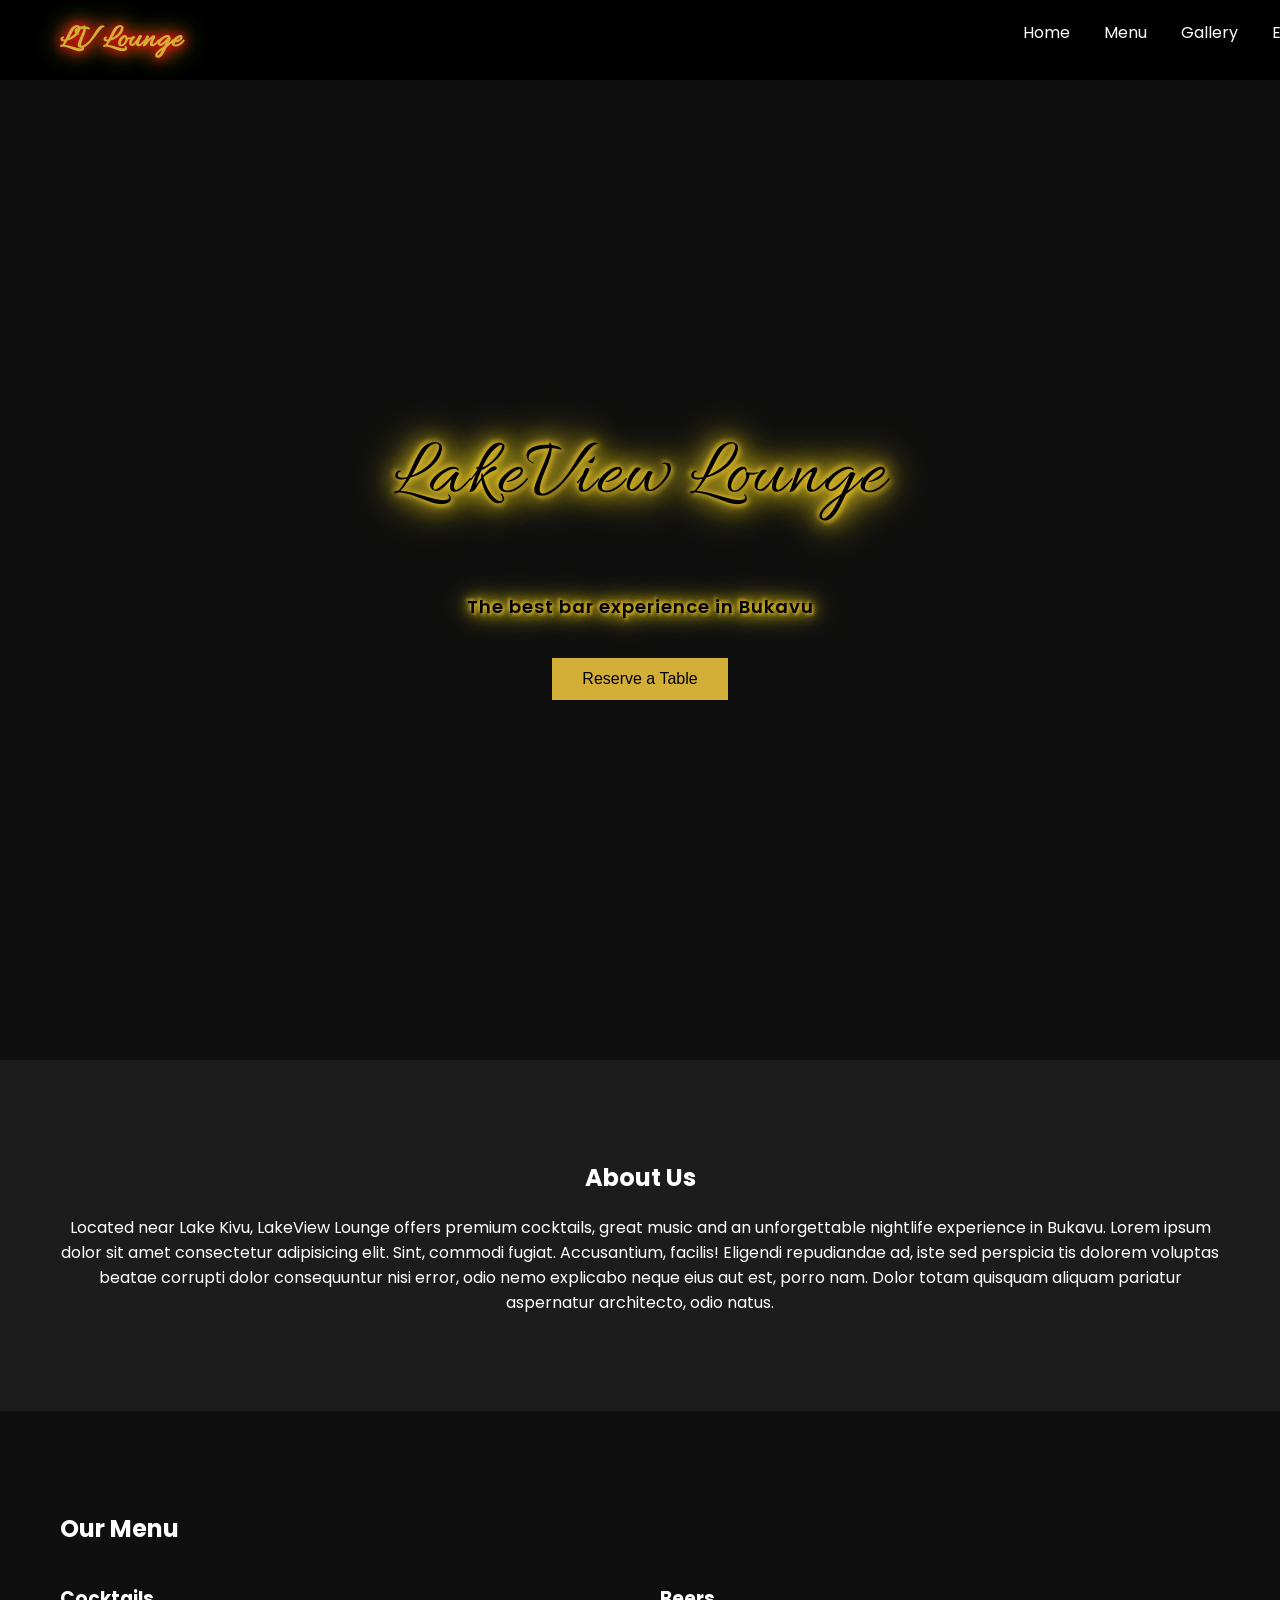
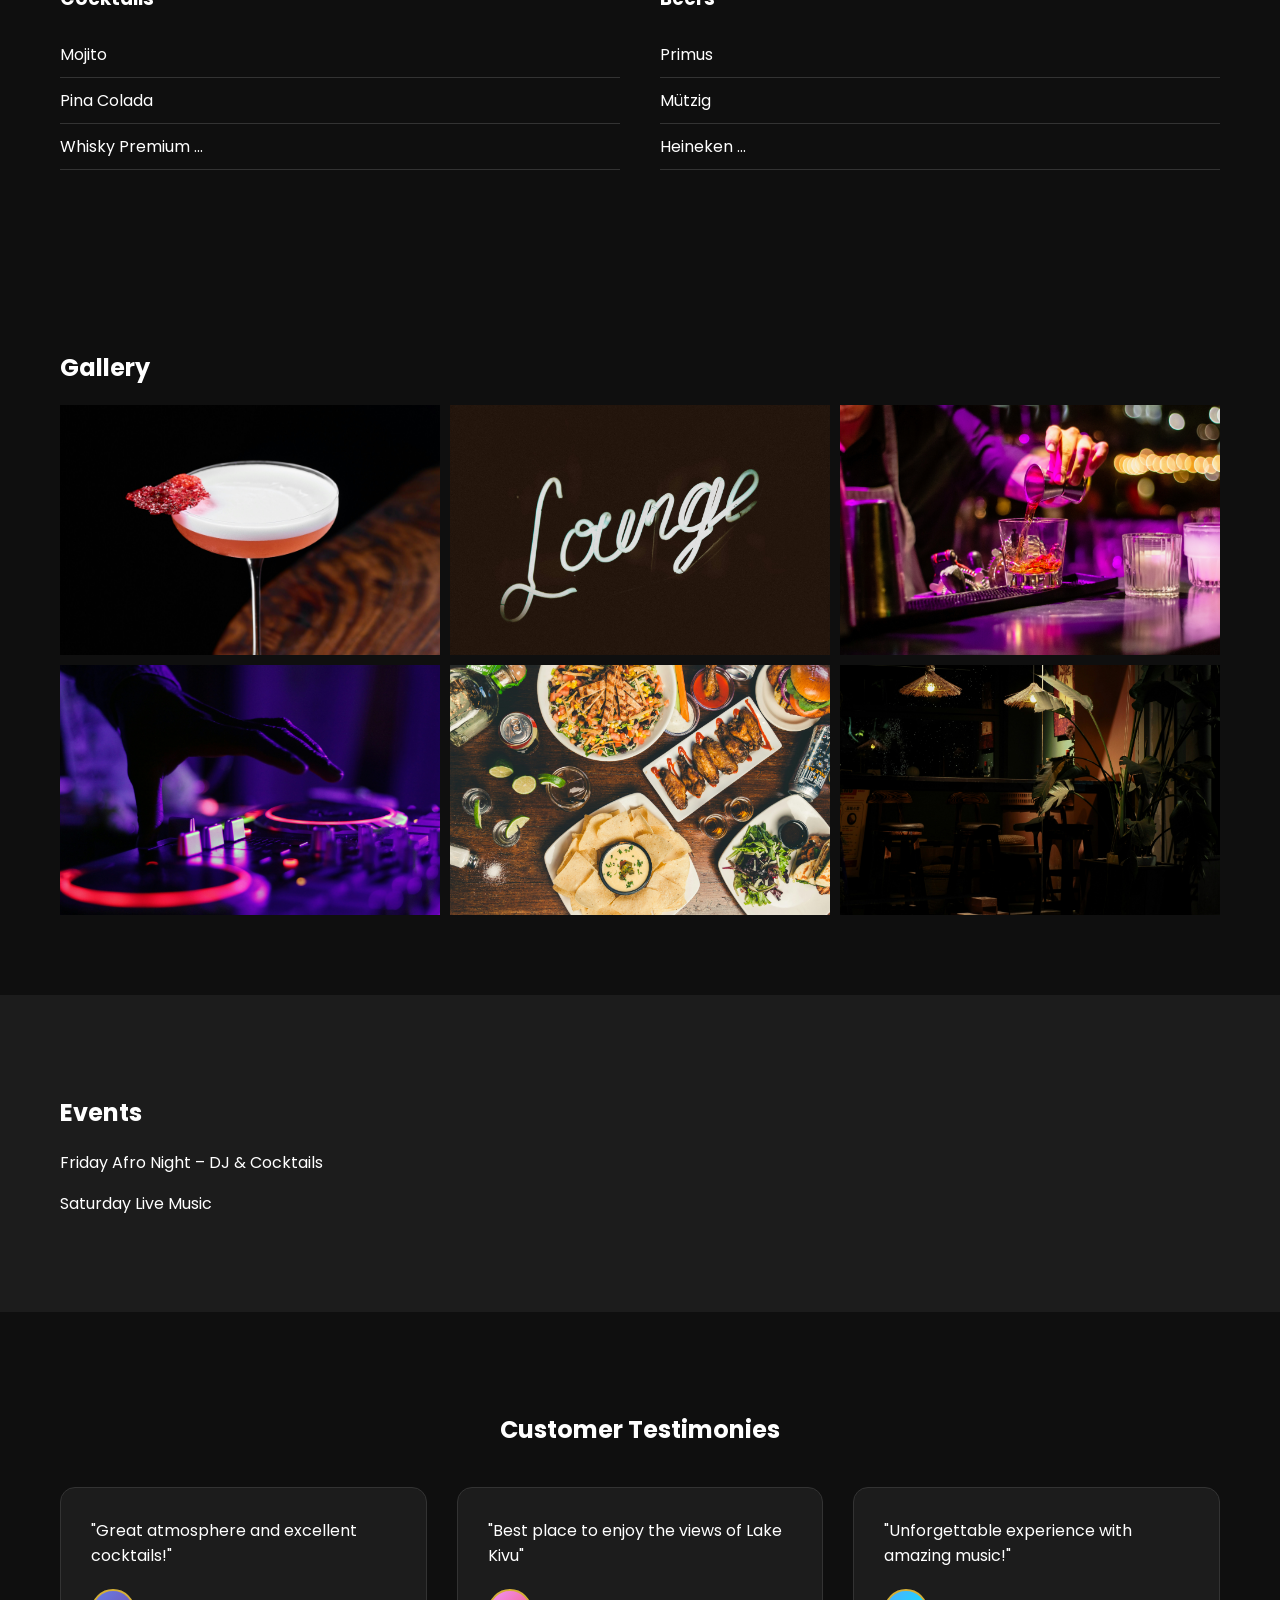
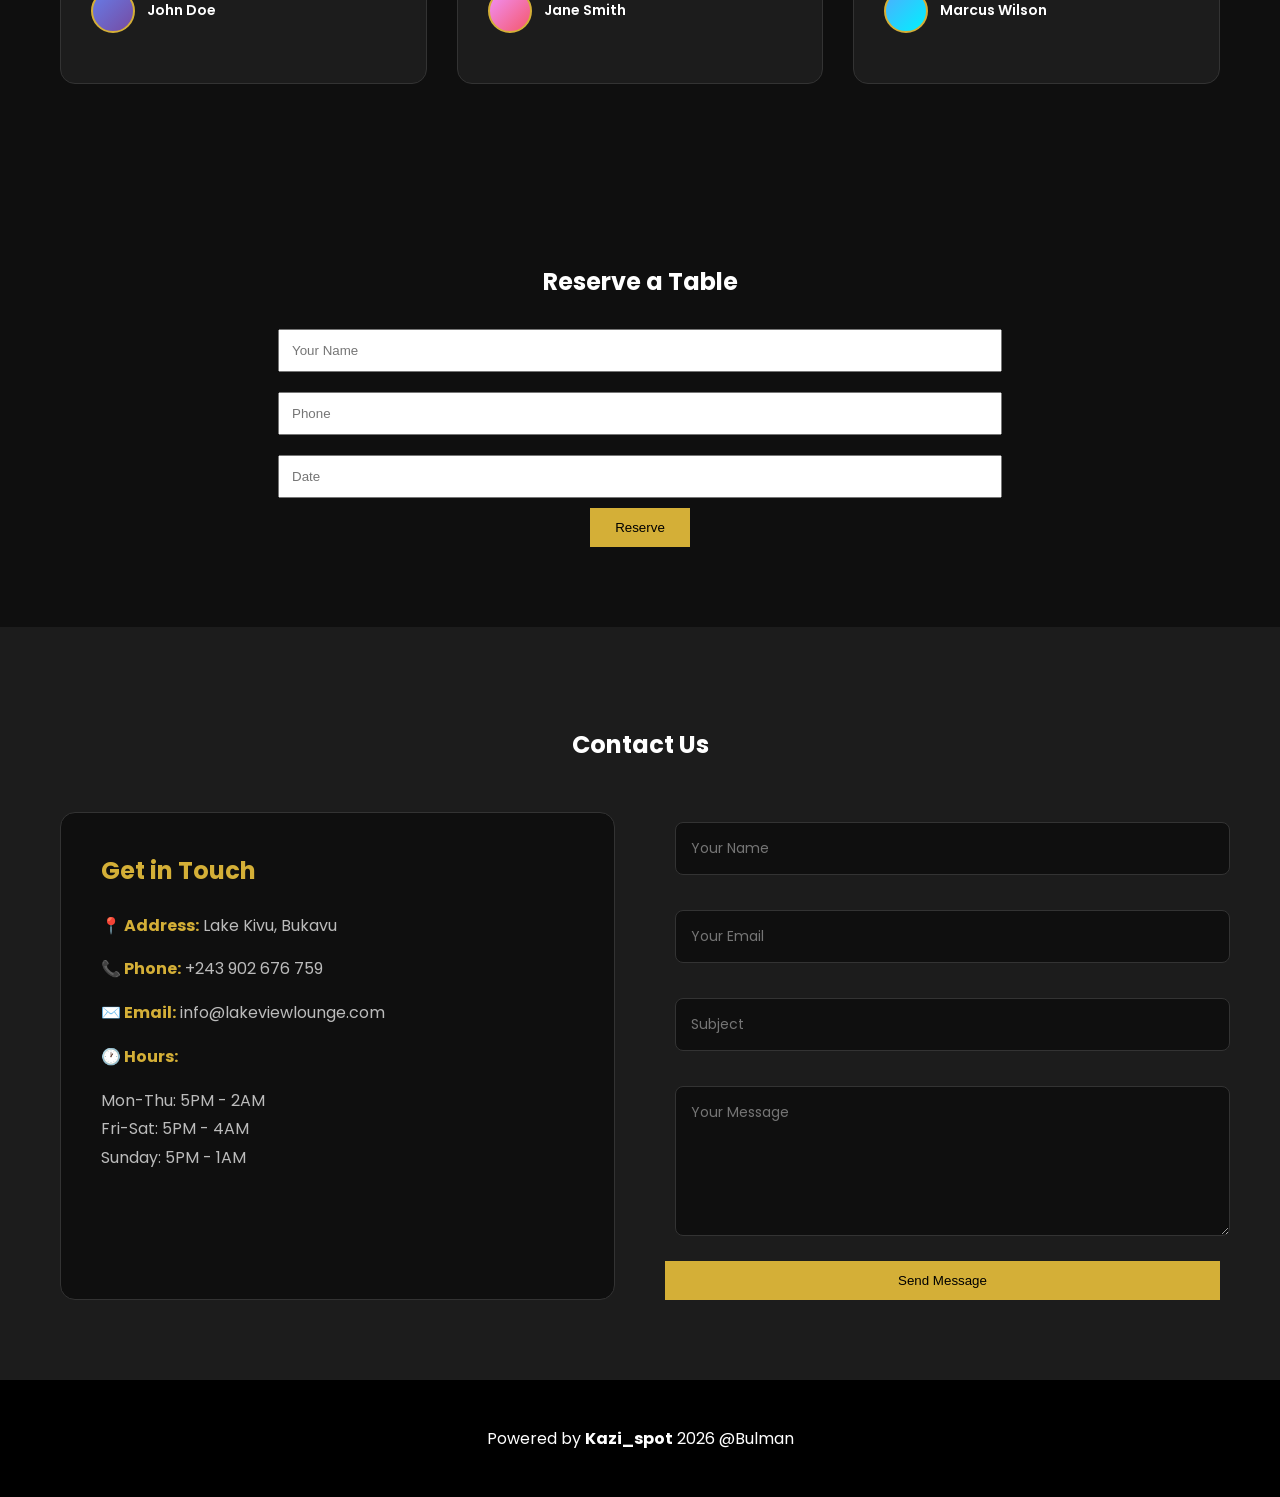
<file: index.html>
<!DOCTYPE html>
<html lang="en">
<head>
<meta charset="UTF-8">
<meta name="viewport" content="width=device-width, initial-scale=1.0">

<title>LakeView Lounge | Bukavu</title>

<link href="https://fonts.googleapis.com/css2?family=Poppins:wght@300;400;600&family=Allura&display=swap" rel="stylesheet">
<link rel="stylesheet" href="style.css">
<link href="https://unpkg.com/aos@2.3.1/dist/aos.css" rel="stylesheet">

</head>

<body>

<nav>
<div>LV Lounge</div>
<div>
<a href="index.html">Home</a>
<a href="Menu.html">Menu</a>
<a href="#">Gallery</a>
<a href="#">Events</a>
</div>
</nav>

<section class="hero", data-aos="fade-up">
<div>
<h1>LakeView Lounge</h1>
<p>The best bar experience in Bukavu</p>
<button>Reserve a Table</button>
</div>
</section>

<section class="about">
<h2>About Us</h2>
<p>
Located near Lake Kivu, LakeView Lounge offers premium cocktails,
great music and an unforgettable nightlife experience in Bukavu.
Lorem ipsum dolor sit amet consectetur adipisicing elit. Sint, commodi
 fugiat. Accusantium, facilis! Eligendi repudiandae ad, iste sed perspicia
 tis dolorem voluptas beatae corrupti dolor consequuntur nisi error, odio 
 nemo explicabo neque eius aut est, porro nam. Dolor totam quisquam aliquam 
 pariatur aspernatur architecto, odio natus.
</p>
</section>

<section>
<h2>Our Menu</h2>

<div class="menu">

<div>
<h3>Cocktails</h3>
<div class="menu-item">Mojito </div>
<div class="menu-item">Pina Colada </div>
<div class="menu-item">Whisky Premium ... </div>
</div>

<div>
<h3>Beers</h3>
<div class="menu-item">Primus</div>
<div class="menu-item">Mützig</div>
<div class="menu-item">Heineken ...</div>
</div>

</div>

</section>

<section>
<h2>Gallery</h2>

<div class="gallery">

<img src="asset/alexanderafan-Czg6f1d3xVM-unsplash.jpg">
<img src="asset/jon-tyson-29IfgY5_s-w-unsplash.jpg">
<img src="asset/louis-hansel-yLUvnCFI500-unsplash.jpg">
<img src="asset/marcela-laskoski-YrtFlrLo2DQ-unsplash.jpg">
<img src="asset/tim-toomey-STqHLqMne3k-unsplash.jpg">
<img src="asset/wenzy-wong-36sj5kmO9HU-unsplash.jpg">

</div>

</section>

<section class="events">

<h2>Events</h2>

<p>Friday Afro Night – DJ & Cocktails</p>
<p>Saturday Live Music</p>

</section>

<section class="testimonies">

<h2>Customer Testimonies</h2>

<div class="testimonies-container">

<div class="testimony">
<div class="testimony-content">
<p>"Great atmosphere and excellent cocktails!"</p>
<div class="testimony-author">
<div class="profile-pic" style="background: linear-gradient(135deg, #667eea 0%, #764ba2 100%);"></div>
<p>John Doe</p>
</div>
</div>
</div>

<div class="testimony">
<div class="testimony-content">
<p>"Best place to enjoy the views of Lake Kivu"</p>
<div class="testimony-author">
<div class="profile-pic" style="background: linear-gradient(135deg, #f093fb 0%, #f5576c 100%);"></div>
<p>Jane Smith</p>
</div>
</div>
</div>

<div class="testimony">
<div class="testimony-content">
<p>"Unforgettable experience with amazing music!"</p>
<div class="testimony-author">
<div class="profile-pic" style="background: linear-gradient(135deg, #4facfe 0%, #00f2fe 100%);"></div>
<p>Marcus Wilson</p>
</div>
</div>
</div>

</div>

</section>

<section class="reservation">

<h2>Reserve a Table</h2>

<input type="text" placeholder="Your Name"><br>
<input type="text" placeholder="Phone"><br>
<input type="text" placeholder="Date"><br>

<button class="submit">Reserve</button>

</section>

<section class="contact">

<h2>Contact Us</h2>

<div class="contact-container">

<div class="contact-info">
<h3>Get in Touch</h3>
<p><strong>📍 Address:</strong> Lake Kivu, Bukavu</p>
<p><strong>📞 Phone:</strong> +243 902 676 759</p>
<p><strong>✉️ Email:</strong> info@lakeviewlounge.com</p>
<p><strong>🕐 Hours:</strong></p>
<p>Mon-Thu: 5PM - 2AM<br>
Fri-Sat: 5PM - 4AM<br>
Sunday: 5PM - 1AM</p>
</div>

<div class="contact-form-wrapper">
<form class="contact-form">
<input type="text" placeholder="Your Name" required>
<input type="email" placeholder="Your Email" required>
<input type="text" placeholder="Subject" required>
<textarea placeholder="Your Message" rows="5" required></textarea>
<button type="submit" class="submit">Send Message</button>
</form>
</div>

</div>

</section>

<footer>

<p>Powered by <b>Kazi_spot</b> 2026 @Bulman</p>

</footer>
<script src="https://unpkg.com/aos@2.3.1/dist/aos.js"></script>

<script>
AOS.init();
</script>
</body>
</html>
</file>
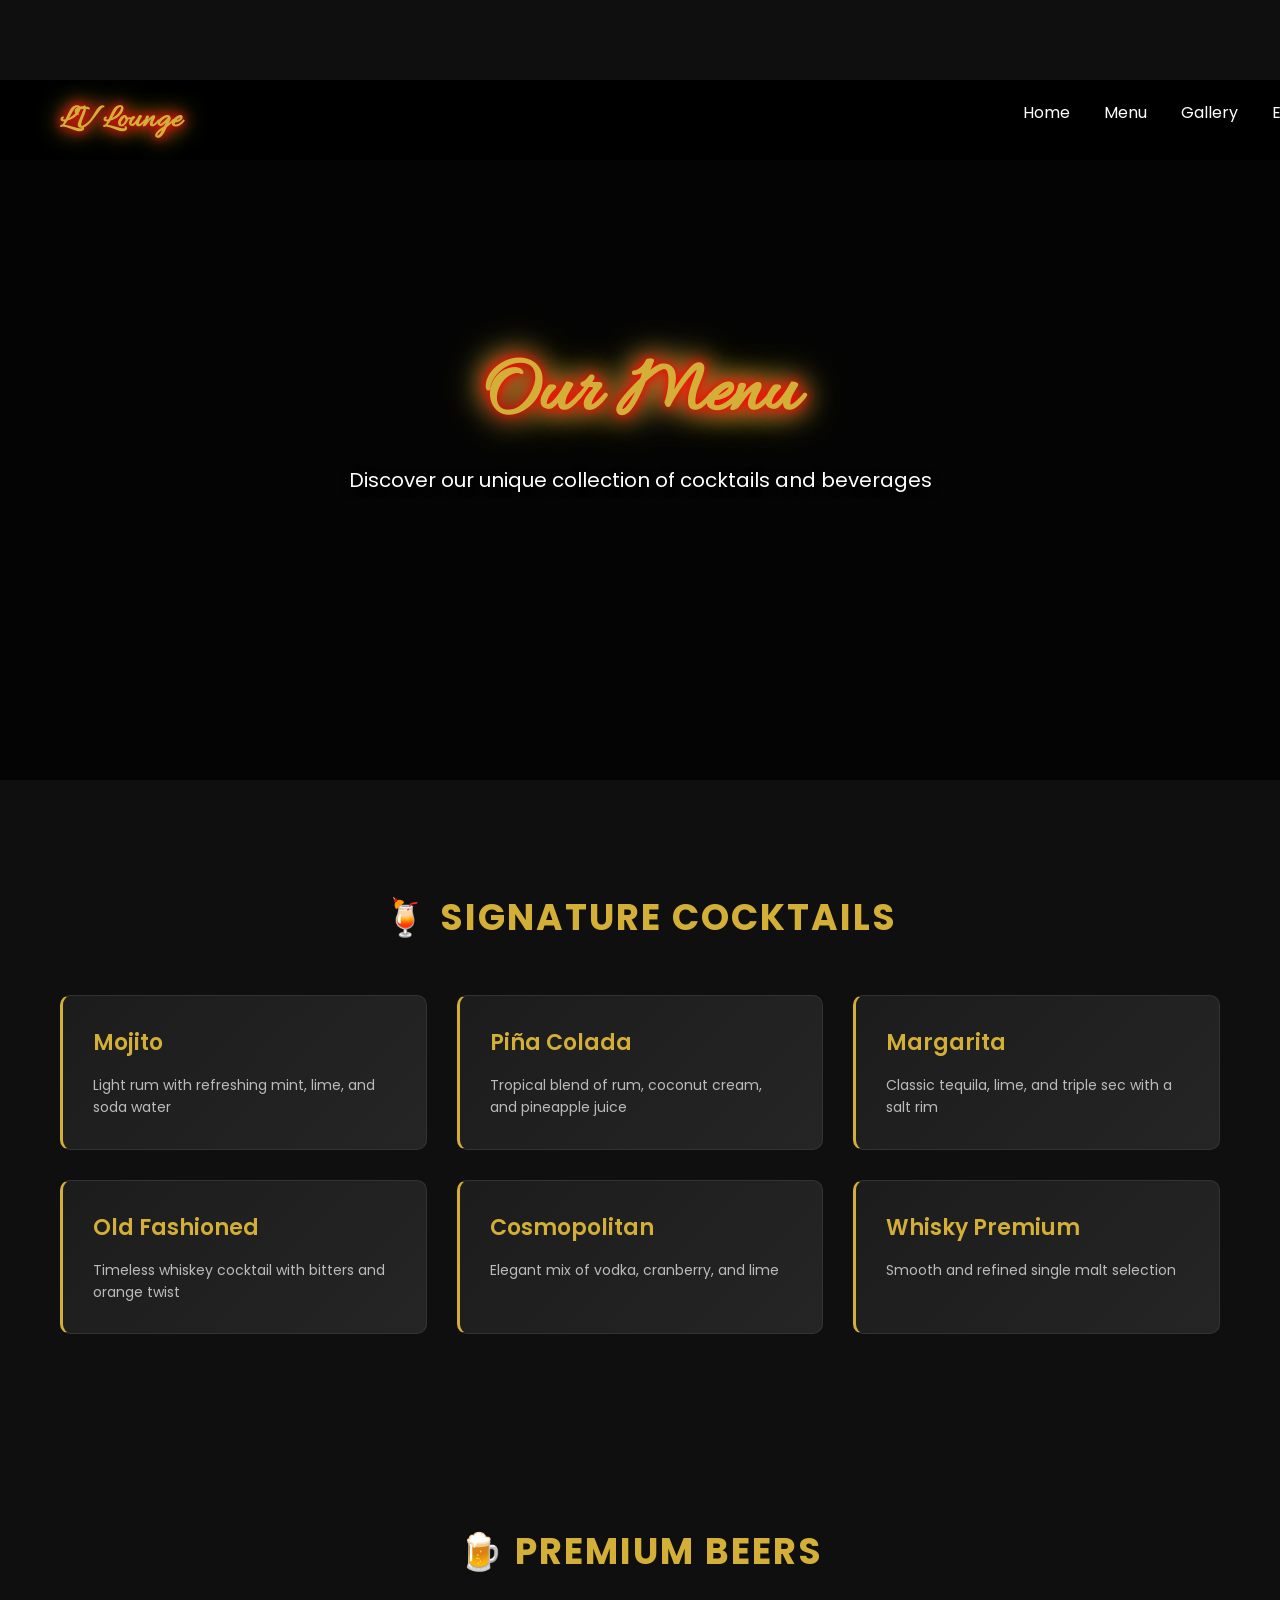
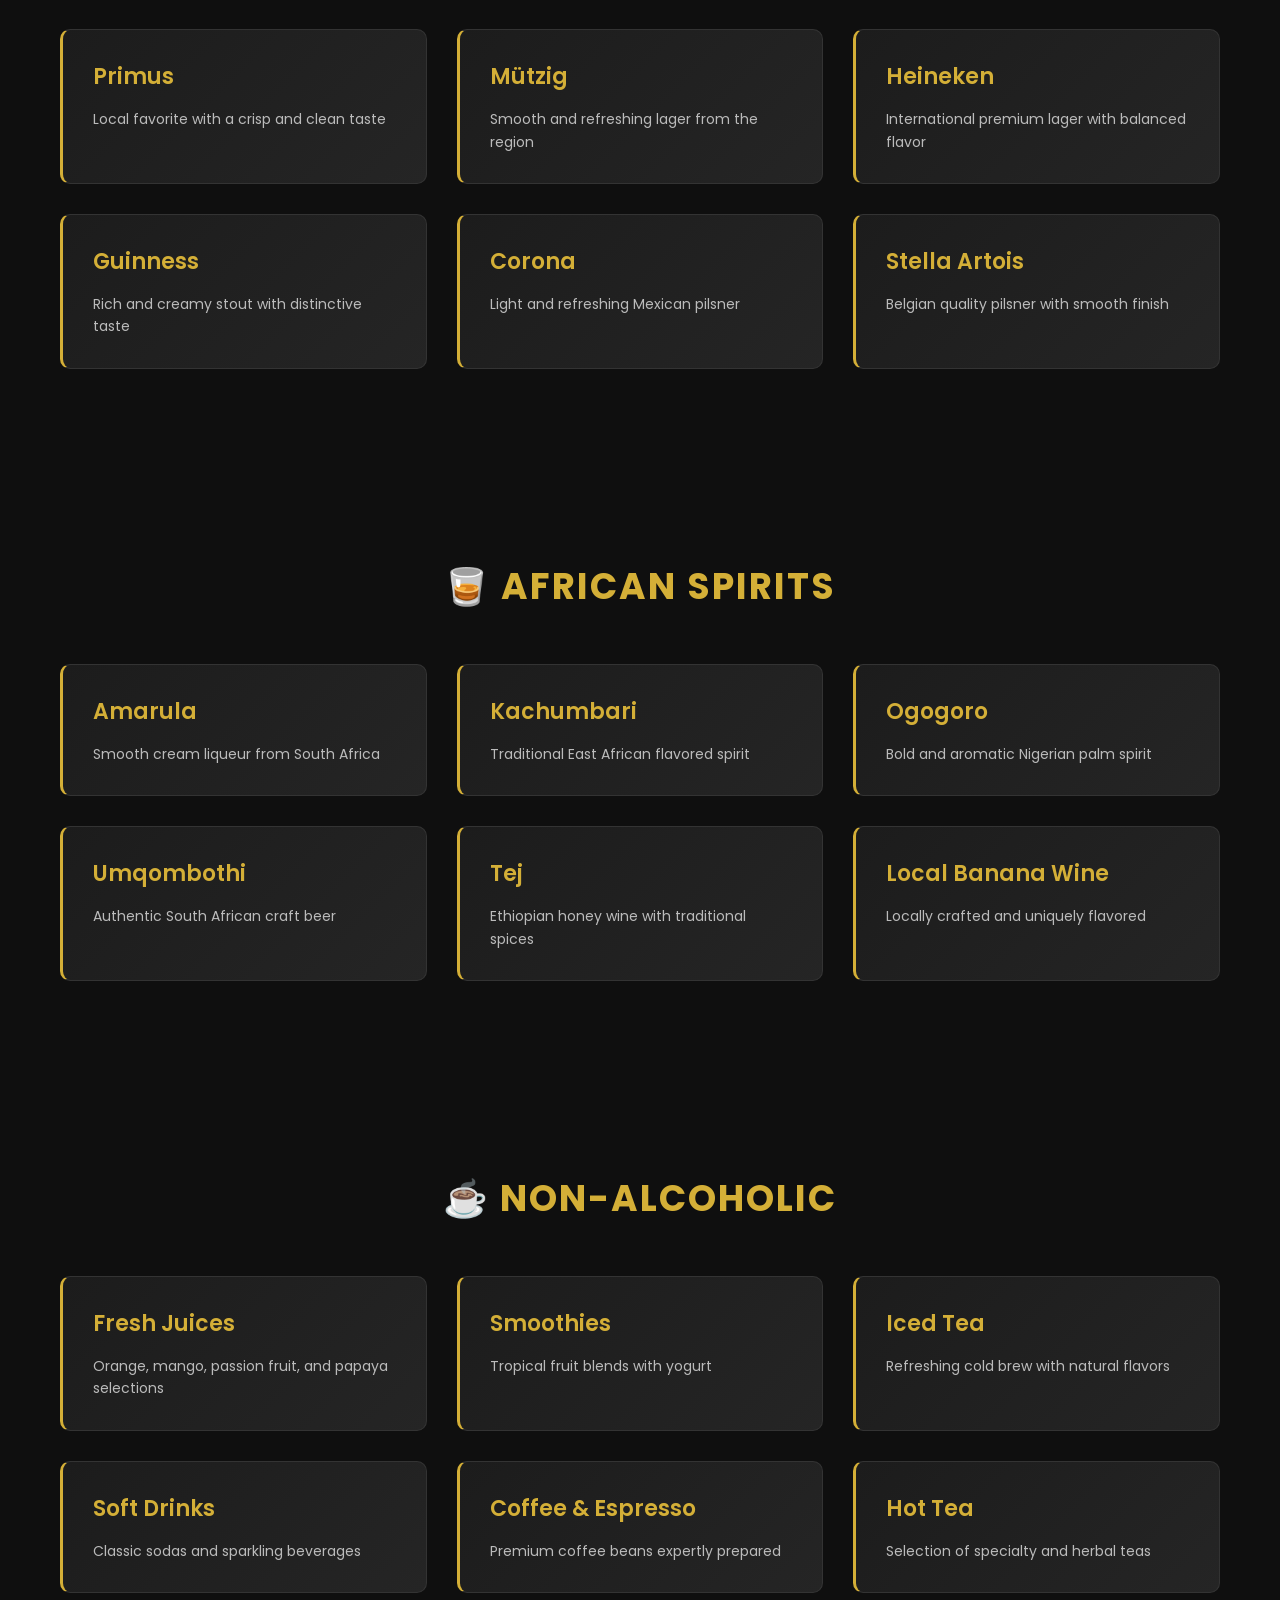
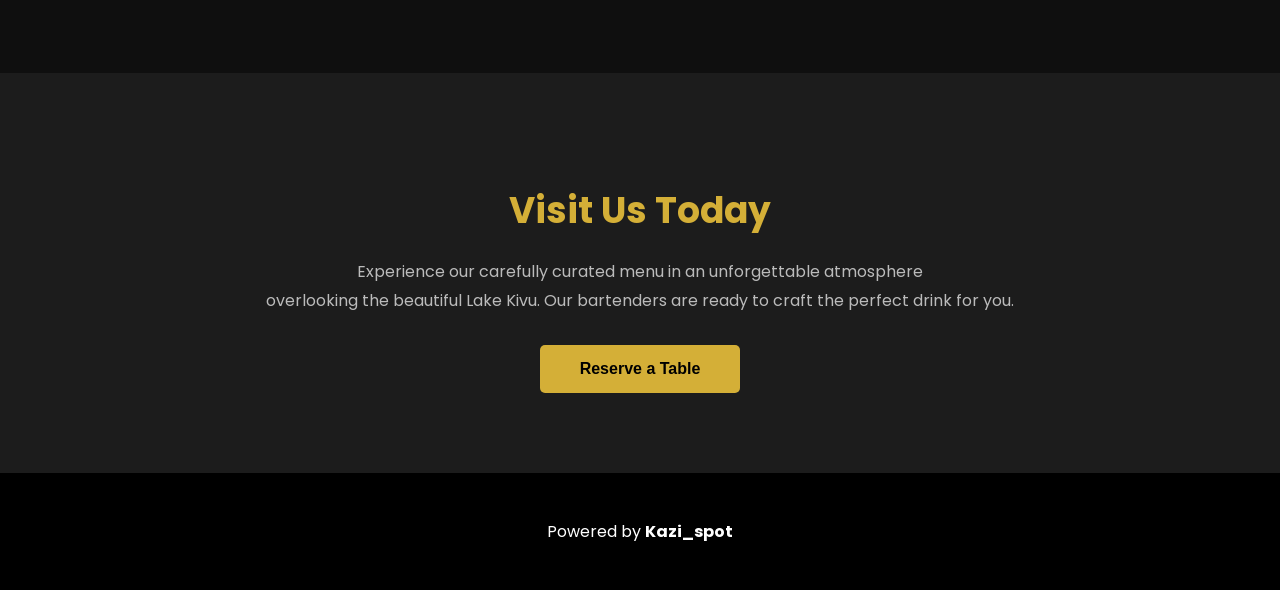
<file: Menu.html>
<!DOCTYPE html>
<html lang="en">
<head>
<meta charset="UTF-8">
<meta name="viewport" content="width=device-width, initial-scale=1.0">

<title>LakeView Lounge | Menu</title>

<link href="https://fonts.googleapis.com/css2?family=Poppins:wght@300;400;600&family=Allura&display=swap" rel="stylesheet">
<link rel="stylesheet" href="style.css">
<link href="https://unpkg.com/aos@2.3.1/dist/aos.css" rel="stylesheet">

</head>

<body>

<nav>
<div>LV Lounge</div>
<div>
<a href="index.html">Home</a>
<a href="Menu.html">Menu</a>
<a href="#">Gallery</a>
<a href="#">Events</a>
</div>
</nav>

<section class="menu-hero">
<div>
<h1>Our Menu</h1>
<p>Discover our unique collection of cocktails and beverages</p>
</div>
</section>

<section class="menu-section">
<h2>🍹 Signature Cocktails</h2>

<div class="menu-grid">

<div class="menu-card">
<h3>Mojito</h3>
<p>Light rum with refreshing mint, lime, and soda water</p>
</div>

<div class="menu-card">
<h3>Piña Colada</h3>
<p>Tropical blend of rum, coconut cream, and pineapple juice</p>
</div>

<div class="menu-card">
<h3>Margarita</h3>
<p>Classic tequila, lime, and triple sec with a salt rim</p>
</div>

<div class="menu-card">
<h3>Old Fashioned</h3>
<p>Timeless whiskey cocktail with bitters and orange twist</p>
</div>

<div class="menu-card">
<h3>Cosmopolitan</h3>
<p>Elegant mix of vodka, cranberry, and lime</p>
</div>

<div class="menu-card">
<h3>Whisky Premium</h3>
<p>Smooth and refined single malt selection</p>
</div>

</div>

</section>

<section class="menu-section">
<h2>🍺 Premium Beers</h2>

<div class="menu-grid">

<div class="menu-card">
<h3>Primus</h3>
<p>Local favorite with a crisp and clean taste</p>
</div>

<div class="menu-card">
<h3>Mützig</h3>
<p>Smooth and refreshing lager from the region</p>
</div>

<div class="menu-card">
<h3>Heineken</h3>
<p>International premium lager with balanced flavor</p>
</div>

<div class="menu-card">
<h3>Guinness</h3>
<p>Rich and creamy stout with distinctive taste</p>
</div>

<div class="menu-card">
<h3>Corona</h3>
<p>Light and refreshing Mexican pilsner</p>
</div>

<div class="menu-card">
<h3>Stella Artois</h3>
<p>Belgian quality pilsner with smooth finish</p>
</div>

</div>

</section>

<section class="menu-section">
<h2>🥃 African Spirits</h2>

<div class="menu-grid">

<div class="menu-card">
<h3>Amarula</h3>
<p>Smooth cream liqueur from South Africa</p>
</div>

<div class="menu-card">
<h3>Kachumbari</h3>
<p>Traditional East African flavored spirit</p>
</div>

<div class="menu-card">
<h3>Ogogoro</h3>
<p>Bold and aromatic Nigerian palm spirit</p>
</div>

<div class="menu-card">
<h3>Umqombothi</h3>
<p>Authentic South African craft beer</p>
</div>

<div class="menu-card">
<h3>Tej</h3>
<p>Ethiopian honey wine with traditional spices</p>
</div>

<div class="menu-card">
<h3>Local Banana Wine</h3>
<p>Locally crafted and uniquely flavored</p>
</div>

</div>

</section>

<section class="menu-section">
<h2>☕ Non-Alcoholic</h2>

<div class="menu-grid">

<div class="menu-card">
<h3>Fresh Juices</h3>
<p>Orange, mango, passion fruit, and papaya selections</p>
</div>

<div class="menu-card">
<h3>Smoothies</h3>
<p>Tropical fruit blends with yogurt</p>
</div>

<div class="menu-card">
<h3>Iced Tea</h3>
<p>Refreshing cold brew with natural flavors</p>
</div>

<div class="menu-card">
<h3>Soft Drinks</h3>
<p>Classic sodas and sparkling beverages</p>
</div>

<div class="menu-card">
<h3>Coffee & Espresso</h3>
<p>Premium coffee beans expertly prepared</p>
</div>

<div class="menu-card">
<h3>Hot Tea</h3>
<p>Selection of specialty and herbal teas</p>
</div>

</div>

</section>

<section class="menu-info">
<h2>Visit Us Today</h2>
<p>Experience our carefully curated menu in an unforgettable atmosphere<br>
overlooking the beautiful Lake Kivu. Our bartenders are ready to craft the perfect drink for you.</p>
<button class="reserve-btn">Reserve a Table</button>
</section>

<footer>

<p>Powered by <b>Kazi_spot</b></p>

</footer>

<script src="https://unpkg.com/aos@2.3.1/dist/aos.js"></script>

<script>
AOS.init();
</script>

</body>
</html>
</file>
<file: style.css>
body{
margin:0;
font-family:Poppins;
background:#0f0f0f;
color:white;
}

nav{
display:flex;
justify-content:space-between;
padding:20px 60px;
background:#000;
position:fixed;
width:100%;
}

nav > div:first-child{
font-family:Allura,cursive;
font-size:32px;
font-weight:700;
color:#d4af37;
text-shadow:
  0 0 8px red,
  0 0 15px #ec0e0e,
  0 0 25px #ffed4e;
letter-spacing:1px;
}

nav a{
color:white;
text-decoration:none;
margin:0 15px;
}

.hero{
height:100vh;
background:url('https://images.unsplash.com/photo-1514933651103-005eec06c04b') center/cover;
display:flex;
align-items:center;
justify-content:center;
text-align:center;
}

.hero h1{
font-family:Allura,cursive;
font-size:80px;
color:#000;
font-weight:400;
text-shadow:
  0 0 10px #d4af37,
  0 0 20px #ffd700,
  0 0 30px #ffed4e,
  0 0 40px #d4af37,
  0 0 50px #ffd700,
  2px 2px 4px rgba(212, 175, 55, 0.8),
  -2px -2px 4px rgba(212, 175, 55, 0.8);
letter-spacing:2px;
}

.hero p{
color:#000;
font-size:18px;
font-weight:600;
text-shadow:
  0 0 8px #d4af37,
  0 0 15px #ffd700,
  0 0 25px #ffed4e,
  0 0 35px #d4af37,
  2px 2px 3px rgba(212, 175, 55, 0.7),
  -2px -2px 3px rgba(212, 175, 55, 0.7);
letter-spacing:1px;
}

.hero button{
padding:12px 30px;
background:#d4af37;
border:none;
margin-top:20px;
font-size:16px;
cursor:pointer;
}

section{
padding:80px 60px;
}

.about{
background:#1c1c1c;
text-align:center;
}

.menu{
display:grid;
grid-template-columns:1fr 1fr;
gap:40px;
}

.menu-item{
border-bottom:1px solid #333;
padding:10px 0;
}

.gallery{
display:grid;
grid-template-columns:repeat(3,1fr);
gap:10px;
}

.gallery img{
width:100%;
height:250px;
object-fit:cover;
}

.events{
background:#1c1c1c;
}

.testimonies{
background:#0f0f0f;
}

.testimonies h2{
text-align:center;
margin-bottom:40px;
}
button{
transition: all 0.3s ease;
}

button:hover{
background:#fff;
color:#000;
transform: translateY(-3px);
}
.testimonies-container{
display:grid;
grid-template-columns:repeat(3,1fr);
gap:30px;
max-width:1200px;
margin:0 auto;
}

.testimony{
background:#1c1c1c;
border:1px solid #333;
border-radius:15px;
padding:30px;
transition:transform 0.3s ease, box-shadow 0.3s ease;
}

.testimony:hover{
transform:translateY(-5px);
box-shadow:0 10px 30px rgba(212, 175, 55, 0.2);
}

.testimony-content{
margin-bottom:20px;
}

.testimony-content p:first-child{
font-size:16px;
line-height:1.6;
margin:0 0 20px 0;
color:#fff;
}

.testimony-author{
display:flex;
align-items:center;
gap:12px;
}

.profile-pic{
width:40px;
height:40px;
border-radius:50%;
flex-shrink:0;
border:2px solid #d4af37;
}

.testimony-author p{
margin:0;
font-size:14px;
font-weight:600;
}

.reservation{
text-align:center;
}

input,textarea{
width:60%;
padding:12px;
margin:10px;
}

button.submit{
background:#d4af37;
border:none;
padding:12px 25px;
cursor:pointer;
}

footer{
background:#000;
text-align:center;
padding:30px;
}

/* RESPONSIVE DESIGN */

/* Tablettes et petits écrans (768px et moins) */
@media (max-width:768px){
  nav{
    padding:15px 20px;
    flex-wrap:wrap;
    gap:10px;
  }

  nav > div:first-child{
    font-size:24px;
  }

  nav a{
    margin:0 8px;
    font-size:14px;
  }

  .hero h1{
    font-size:50px;
  }

  .hero p{
    font-size:16px;
  }

  section{
    padding:60px 30px;
  }

  .menu{
    grid-template-columns:1fr;
    gap:20px;
  }

  .gallery{
    grid-template-columns:repeat(2,1fr);
    gap:5px;
  }

  .gallery img{
    height:200px;
  }

  .testimonies-container{
    grid-template-columns:1fr;
    gap:20px;
  }

  input,textarea{
    width:90%;
    padding:10px;
  }
}

/* Téléphones (480px et moins) */
@media (max-width:480px){
  nav{
    padding:10px 15px;
  }

  nav > div:first-child{
    font-size:20px;
  }

  nav > div:last-child{
    display:flex;
    flex-direction:column;
    gap:5px;
    width:100%;
    order:3;
  }

  nav a{
    margin:5px 0;
    font-size:12px;
    display:block;
    text-align:center;
  }

  .hero{
    height:60vh;
  }

  .hero h1{
    font-size:36px;
    letter-spacing:1px;
  }

  .hero p{
    font-size:14px;
  }

  .hero button{
    padding:10px 20px;
    font-size:14px;
  }

  section{
    padding:40px 15px;
  }

  h2{
    font-size:24px;
  }

  .menu{
    grid-template-columns:1fr;
  }

  .menu h3{
    font-size:18px;
  }

  .menu-item{
    font-size:14px;
  }

  .gallery{
    grid-template-columns:1fr;
    gap:5px;
  }

  .gallery img{
    height:150px;
  }

  .testimonies-container{
    grid-template-columns:1fr;
  }

  .testimony{
    padding:20px;
    border-radius:10px;
  }

  .testimony-content p:first-child{
    font-size:14px;
  }

  .profile-pic{
    width:35px;
    height:35px;
  }

  .testimony-author p{
    font-size:12px;
  }

  input,textarea{
    width:95%;
    padding:8px;
    margin:8px 0;
    font-size:14px;
  }

  button.submit{
    padding:10px 20px;
    font-size:14px;
  }
}

/* Très petits écrans (320px et moins) */
@media (max-width:320px){
  nav{
    padding:8px 10px;
  }

  nav > div:first-child{
    font-size:18px;
  }

  nav a{
    margin:3px 0;
    font-size:11px;
  }

  .hero h1{
    font-size:28px;
  }

  .hero p{
    font-size:12px;
  }

  section{
    padding:30px 10px;
  }

  h2{
    font-size:20px;
  }

  .testimony{
    padding:15px;
  }

  input,textarea{
    width:100%;
  }
}

/* Grands écrans et TV (1440px et plus) */
@media (min-width:1440px){
  nav{
    padding:25px 80px;
  }

  section{
    padding:100px 80px;
  }

  .hero h1{
    font-size:100px;
  }

  .gallery{
    grid-template-columns:repeat(4,1fr);
  }
}

/* Section Contact */
.contact{
  background:#1c1c1c;
}

.contact h2{
  text-align:center;
  margin-bottom:50px;
}

.contact-container{
  display:grid;
  grid-template-columns:1fr 1fr;
  gap:50px;
  max-width:1200px;
  margin:0 auto;
}

.contact-info{
  background:#0f0f0f;
  padding:40px;
  border-radius:15px;
  border:1px solid #333;
}

.contact-info h3{
  color:#d4af37;
  font-size:24px;
  margin-top:0;
}

.contact-info p{
  line-height:1.8;
  color:#bbb;
  margin:15px 0;
}

.contact-info strong{
  color:#d4af37;
}

.contact-form-wrapper{
  display:flex;
  align-items:center;
  justify-content:center;
}

.contact-form{
  display:flex;
  flex-direction:column;
  gap:15px;
  width:100%;
}

.contact-form input,
.contact-form textarea{
  width:100%;
  padding:15px;
  background:#0f0f0f;
  border:1px solid #333;
  border-radius:8px;
  color:#fff;
  font-family:Poppins;
  font-size:14px;
  transition:border 0.3s ease;
  box-sizing:border-box;
}

.contact-form input:focus,
.contact-form textarea:focus{
  outline:none;
  border-color:#d4af37;
  box-shadow:0 0 10px rgba(212, 175, 55, 0.3);
}

.contact-form textarea{
  resize:vertical;
  min-height:150px;
}

/* Menu Page Styles */
.menu-hero{
  height:60vh;
  background:linear-gradient(rgba(0,0,0,0.7),rgba(0,0,0,0.7)),url('https://images.unsplash.com/photo-1514933651103-005eec06c04b') center/cover;
  display:flex;
  align-items:center;
  justify-content:center;
  text-align:center;
  margin-top:80px;
}

.menu-hero h1{
  font-family:Allura,cursive;
  font-size:80px;
  color:#d4af37;
  text-shadow:
    0 0 10px red,
    0 0 20px red,
    0 0 30px #ffed4e,
    0 0 40px #d4af37;
  margin:0 0 20px 0;
}

.menu-hero p{
  font-size:20px;
  color:#fff;
  text-shadow:0 2px 10px rgba(0,0,0,0.8);
}

.menu-section{
  background:#0f0f0f;
  padding:80px 60px;
}

.menu-section h2{
  text-align:center;
  color:#d4af37;
  font-size:36px;
  margin-bottom:50px;
  text-transform:uppercase;
  letter-spacing:2px;
}

.menu-grid{
  display:grid;
  grid-template-columns:repeat(3,1fr);
  gap:30px;
  max-width:1400px;
  margin:0 auto;
}

.menu-card{
  background:linear-gradient(135deg,#1c1c1c 0%,#252525 100%);
  border:1px solid #333;
  border-left:3px solid #d4af37;
  border-radius:10px;
  padding:30px;
  transition:all 0.3s ease;
  cursor:pointer;
}

.menu-card:hover{
  transform:translateY(-10px);
  box-shadow:0 10px 30px rgba(212,175,55,0.3);
  border-left:3px solid #ffd700;
  background:linear-gradient(135deg,#252525 0%,#2d2d2d 100%);
}

.menu-card h3{
  color:#d4af37;
  font-size:22px;
  margin:0 0 15px 0;
  font-weight:600;
}

.menu-card p{
  color:#bbb;
  line-height:1.6;
  margin:0;
  font-size:14px;
}

.menu-info{
  background:#1c1c1c;
  padding:80px 60px;
  text-align:center;
}

.menu-info h2{
  color:#d4af37;
  font-size:36px;
  margin-bottom:20px;
}

.menu-info p{
  color:#bbb;
  font-size:16px;
  line-height:1.8;
  margin-bottom:30px;
}

.reserve-btn{
  background:#d4af37;
  color:#000;
  padding:15px 40px;
  border:none;
  border-radius:5px;
  font-size:16px;
  font-weight:600;
  cursor:pointer;
  transition:all 0.3s ease;
}

.reserve-btn:hover{
  background:#ffd700;
  transform:scale(1.05);
  box-shadow:0 5px 15px rgba(212,175,55,0.4);
}

/* Contact responsive */
@media (max-width:768px){
  .contact-container{
    grid-template-columns:1fr;
    gap:30px;
  }

  .contact-info{
    padding:30px;
  }

  .contact-form{
    gap:12px;
  }

  .menu-hero{
    height:40vh;
    margin-top:70px;
  }

  .menu-hero h1{
    font-size:50px;
  }

  .menu-hero p{
    font-size:16px;
  }

  .menu-section{
    padding:60px 30px;
  }

  .menu-section h2{
    font-size:28px;
  }

  .menu-grid{
    grid-template-columns:repeat(2,1fr);
    gap:20px;
  }

  .menu-card{
    padding:20px;
  }

  .menu-card h3{
    font-size:18px;
  }

  .menu-card p{
    font-size:13px;
  }

  .menu-info{
    padding:60px 30px;
  }
}

@media (max-width:480px){
  .contact h2{
    margin-bottom:30px;
  }

  .contact-container{
    gap:20px;
  }

  .contact-info{
    padding:20px;
    font-size:14px;
  }

  .contact-info h3{
    font-size:20px;
  }

  .contact-info p{
    margin:10px 0;
  }

  .contact-form input,
  .contact-form textarea{
    padding:12px;
    font-size:13px;
  }

  .menu-hero{
    height:30vh;
    margin-top:60px;
  }

  .menu-hero h1{
    font-size:36px;
  }

  .menu-hero p{
    font-size:14px;
  }

  .menu-section{
    padding:40px 15px;
  }

  .menu-section h2{
    font-size:22px;
    margin-bottom:30px;
  }

  .menu-grid{
    grid-template-columns:1fr;
    gap:15px;
  }

  .menu-card{
    padding:15px;
    border-radius:8px;
  }

  .menu-card h3{
    font-size:16px;
    margin-bottom:10px;
  }

  .menu-card p{
    font-size:12px;
  }

  .menu-info{
    padding:40px 15px;
  }

  .menu-info h2{
    font-size:24px;
  }

  .menu-info p{
    font-size:14px;
  }

  .reserve-btn{
    padding:12px 30px;
    font-size:14px;
  }
}
</file>
